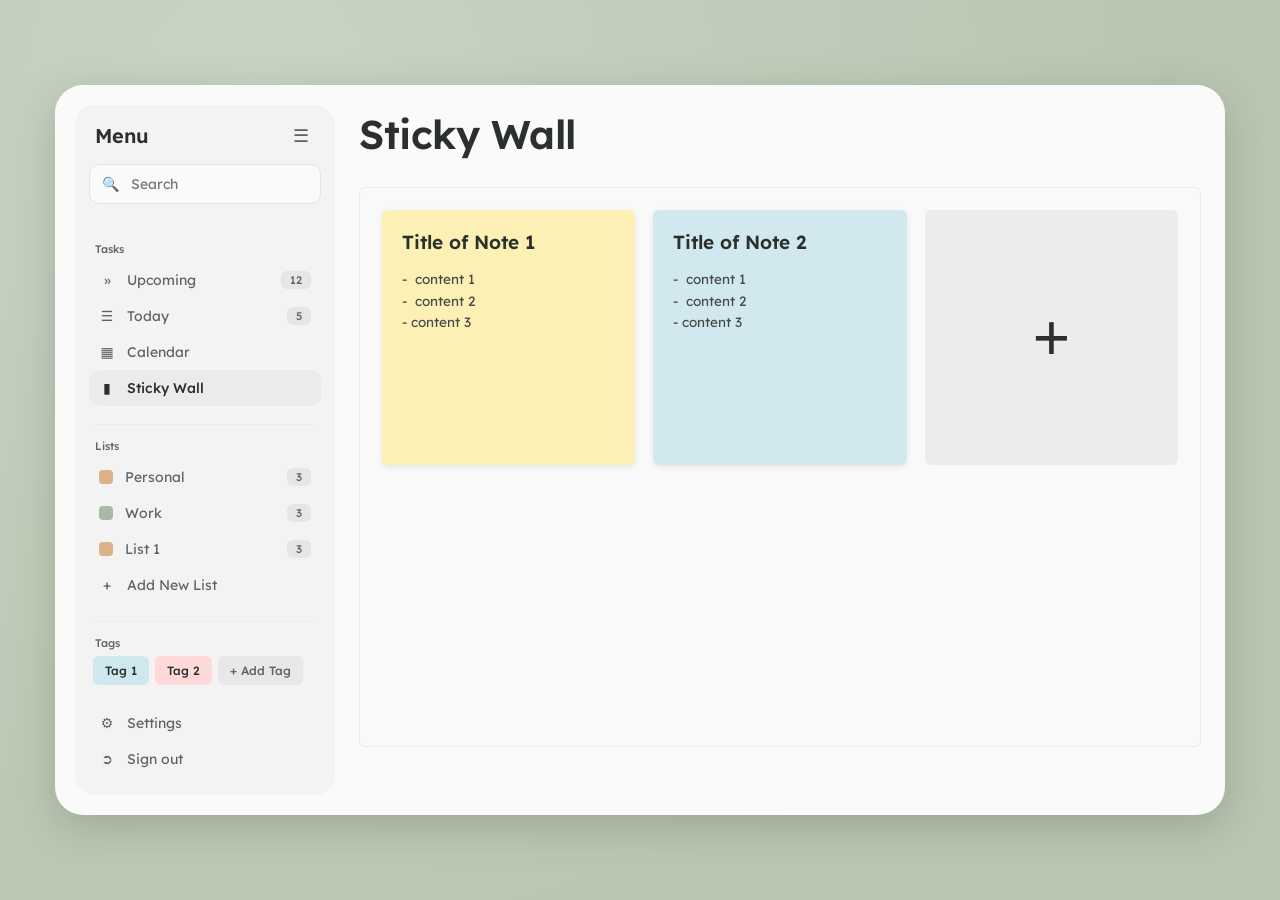
<file: index.html>
<!DOCTYPE html>
<html lang="en">
<head>
  <meta charset="UTF-8">
  <meta name="viewport" content="width=device-width, initial-scale=1">
  <title>Sticky Wall</title>
  <link rel="preconnect" href="https://fonts.googleapis.com">
  <link rel="preconnect" href="https://fonts.gstatic.com" crossorigin>
  <link href="https://fonts.googleapis.com/css2?family=Lexend:wght@300;400;500;600&display=swap" rel="stylesheet">
  <link rel="stylesheet" href="styles.css">
</head>
<body>
  <div class="app">
    <aside class="sidebar" id="sidebar">
      <div class="sidebar-head">
        <h2>Menu</h2>
        <button class="icon-btn" id="menuToggle" aria-label="Toggle menu">&#9776;</button>
      </div>

      <label class="search">
        <span aria-hidden="true">&#128269;</span>
        <input type="search" id="search" placeholder="Search">
      </label>

      <p class="group-title">Tasks</p>
      <nav class="nav">
        <a href="#"><span class="ico">&raquo;</span>Upcoming<b>12</b></a>
        <a href="#"><span class="ico">&#9776;</span>Today<b>5</b></a>
        <a href="#"><span class="ico">&#9638;</span>Calendar</a>
        <a href="#" class="active"><span class="ico">&#9646;</span>Sticky Wall</a>
      </nav>

      <p class="group-title">Lists</p>
      <nav class="nav">
        <a href="#"><i class="dot" style="background:#dbb287"></i>Personal<b>3</b></a>
        <a href="#"><i class="dot" style="background:#a9b9a3"></i>Work<b>3</b></a>
        <a href="#"><i class="dot" style="background:#dbb287"></i>List 1<b>3</b></a>
        <a href="#"><span class="ico">+</span>Add New List</a>
      </nav>

      <p class="group-title">Tags</p>
      <div class="tags">
        <span class="tag" style="background:#cfe8ee">Tag 1</span>
        <span class="tag" style="background:#ffd9d9">Tag 2</span>
        <span class="tag tag-add">+ Add Tag</span>
      </div>

      <div class="sidebar-foot">
        <a href="#"><span class="ico">&#9881;</span>Settings</a>
        <a href="#"><span class="ico">&#10162;</span>Sign out</a>
      </div>
    </aside>

    <main class="main">
      <h1>Sticky Wall</h1>
      <section class="wall" id="wall"></section>
    </main>
  </div>

  <script src="script.js"></script>
</body>
</html>
</file>
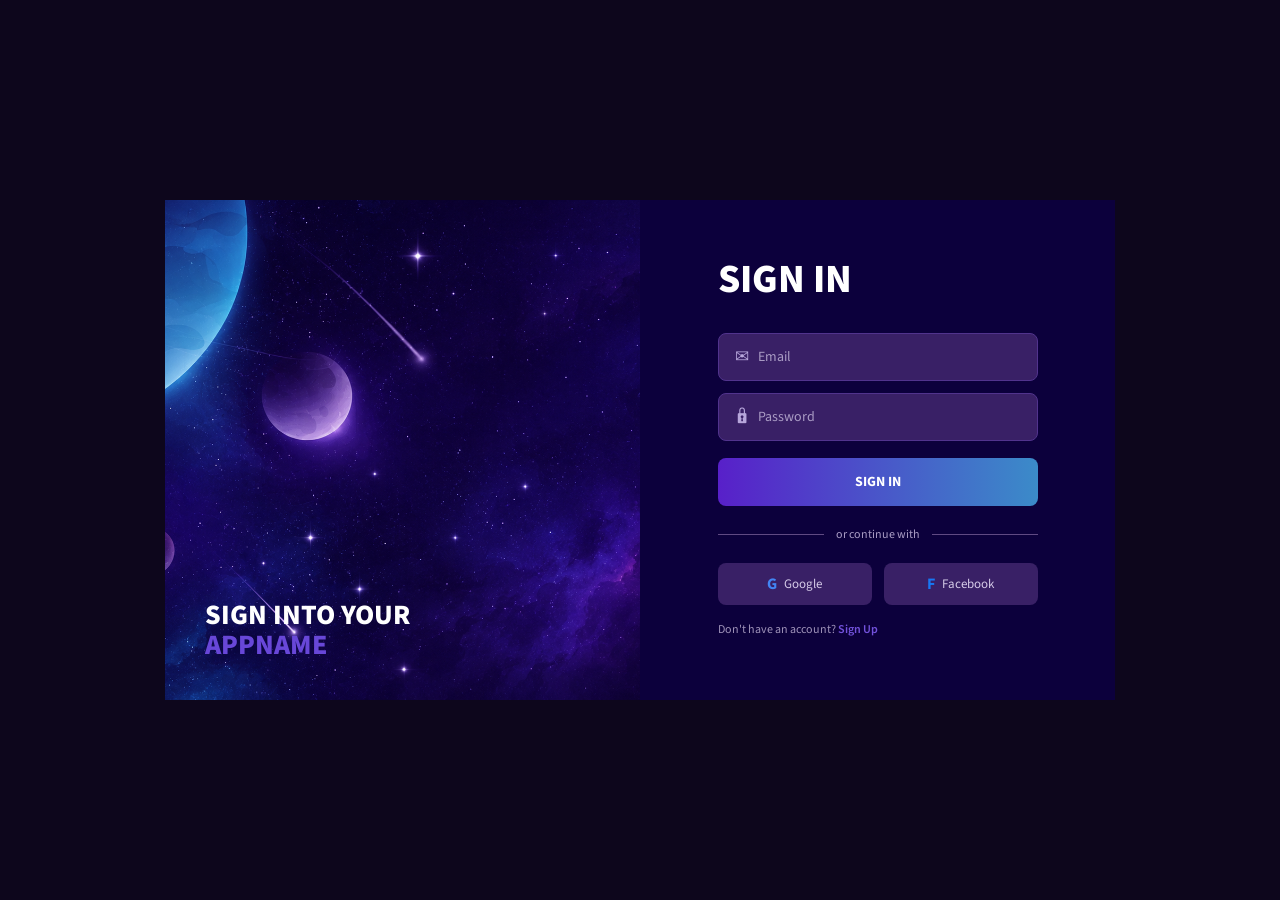
<file: login/signin.html>
<!DOCTYPE html>
<html lang="en">

<head>
    <meta charset="UTF-8">

    <meta name="viewport" content="width=device-width, initial-scale=1.0">

    <title>Sign In</title>

    <link rel="preconnect" href="https://fonts.googleapis.com">

    <link
        href="https://fonts.googleapis.com/css2?family=Source+Sans+3:wght@700;800&display=swap"
        rel="stylesheet"
    >

    <link rel="stylesheet" href="styles.css">
</head>


<body>

    <main class="signin_container" id="signinContainer">

        <!-- Left decorative section -->
        <section class="art" id="artSection" aria-hidden="true">

            <h2 class="site-name" id="siteName">
                sign into your<br>
                <span id="appName">appName</span>
            </h2>

        </section>


        <!-- Main sign-in form -->
        <section class="panel" id="panelSection">

            <form class="form" id="signinForm" action="#" method="post">

                <h1 id="formTitle">Sign In</h1>


                <!-- Email -->
                <label class="email-input" id="emailLabel">

                    <span class="email-icon" id="emailIcon">✉</span>

                    <input
                        type="email"
                        id="emailInput"
                        name="email"
                        placeholder="Email"
                        required
                    >

                </label>


                <!-- Password -->
                <label class="password-input" id="passwordLabel">

                    <span class="password-icon" id="passwordIcon">🔒</span>

                    <input
                        type="password"
                        id="passwordInput"
                        name="password"
                        placeholder="Password"
                        required
                    >

                </label>


                <!-- Sign In button -->
                <button
                    type="submit"
                    class="submit-btn"
                    id="submitBtn"
                >
                    Sign In
                </button>


                <!-- Separator -->
                <div class="separator" id="separator">
                    <span id="separatorText">or continue with</span>
                </div>


                <!-- Social buttons -->
                <div class="social-buttons" id="socialButtons">

                    <button
                        type="button"
                        class="social-btn google"
                        id="googleBtn"
                    >
                        <span class="social-icon" id="googleIcon">G</span>
                        <span class="social-text" id="googleText">Google</span>
                    </button>


                    <button
                        type="button"
                        class="social-btn facebook"
                        id="facebookBtn"
                    >
                        <span class="social-icon" id="facebookIcon">F</span>
                        <span class="social-text" id="facebookText">Facebook</span>
                    </button>

                </div>


                <!-- Sign up -->
                <p class="signup-link" id="signupLinkWrapper">
                    Don't have an account?
                    <a href="signup.html" id="signupLink">Sign Up</a>
                </p>

            </form>

        </section>

    </main>
 <script src="script.js"></script>
</body>

</html>
</file>
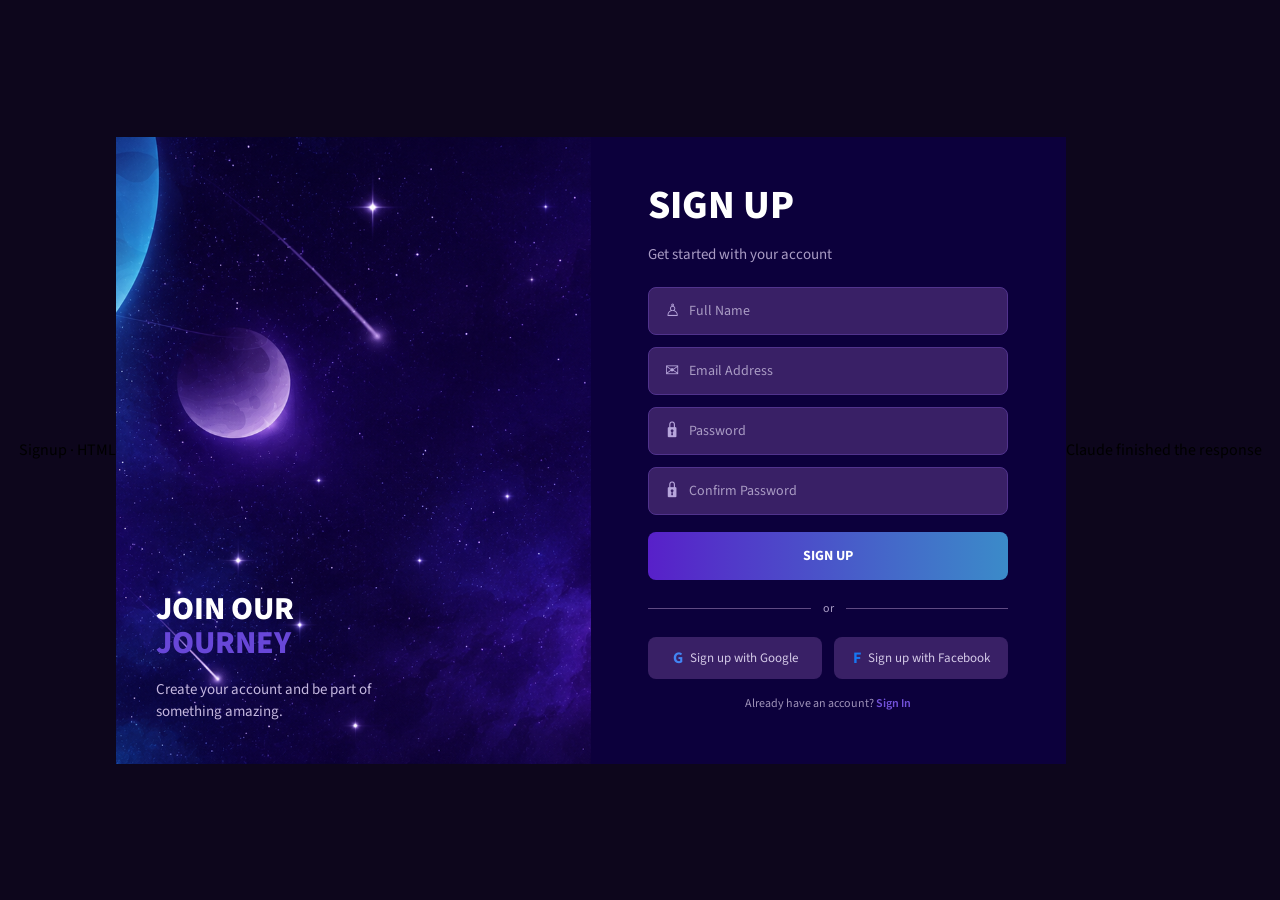
<file: login/signup.html>
Signup · HTML
<!DOCTYPE html>
<html lang="en">
 
<head>
    <meta charset="UTF-8">
    <meta name="viewport" content="width=device-width, initial-scale=1.0">
 
    <title>Sign Up</title>
 
    <link rel="preconnect" href="https://fonts.googleapis.com">
 
    <link href="https://fonts.googleapis.com/css2?family=Source+Sans+3:wght@400;600;700;800&display=swap"
        rel="stylesheet">
 
    <link rel="stylesheet" href="styles.css">
</head>
 
<body>
 
    <main class="signup_container" id="signupContainer">
 
        <!-- Left decorative section -->
        <section class="art" id="artSection" aria-hidden="true">
 
            <div class="signup-message" id="signupMessage">
                <h2 id="signupHeading">
                    JOIN OUR
                    <br>
                    <span id="signupHeadingAccent">JOURNEY</span>
                </h2>
 
                <p id="signupDescription">
                    Create your account and be part of
                    <br>
                    something amazing.
                </p>
            </div>
 
        </section>
 
 
        <!-- Right sign-up section -->
        <section class="panel" id="panelSection">
 
            <form class="form" id="signupForm" action="#" method="post">
 
                <h1 id="formTitle">Sign Up</h1>
 
                <p class="form-subtitle" id="formSubtitle">
                    Get started with your account
                </p>
 
 
                <!-- Full Name -->
                <label class="name-input" id="nameLabel">
 
                    <span class="name-icon" id="nameIcon">♙</span>
 
                    <input
                        type="text"
                        id="fullnameInput"
                        name="fullname"
                        placeholder="Full Name"
                        required>
 
                </label>
 
 
                <!-- Email -->
                <label class="email-input" id="emailLabel">
 
                    <span class="email-icon" id="emailIcon">✉</span>
 
                    <input
                        type="email"
                        id="emailInput"
                        name="email"
                        placeholder="Email Address"
                        required>
 
                </label>
 
 
                <!-- Password -->
                <label class="password-input" id="passwordLabel">
 
                    <span class="password-icon" id="passwordIcon">🔒</span>
 
                    <input
                        type="password"
                        id="passwordInput"
                        name="password"
                        placeholder="Password"
                        required>
 
                </label>
 
 
                <!-- Confirm Password -->
                <label class="confirm-password-input" id="confirmPasswordLabel">
 
                    <span class="password-icon" id="confirmPasswordIcon">🔒</span>
 
                    <input
                        type="password"
                        id="confirmPasswordInput"
                        name="confirm-password"
                        placeholder="Confirm Password"
                        required>
 
                </label>
 
 
                <!-- Sign Up Button -->
                <button
                    type="submit"
                    class="submit-btn"
                    id="submitBtn">
 
                    Sign Up
 
                </button>
 
 
                <!-- Separator -->
                <div class="separator" id="separator">
 
                    <span id="separatorText">or</span>
 
                </div>
 
 
                <!-- Social Sign Up -->
                <div class="social-buttons" id="socialButtons">
 
                    <button
                        type="button"
                        class="social-btn google"
                        id="googleBtn">
 
                        <span class="social-icon" id="googleIcon">G</span>
 
                        <span class="social-text" id="googleText">
                            Sign up with Google
                        </span>
 
                    </button>
 
 
                    <button
                        type="button"
                        class="social-btn facebook"
                        id="facebookBtn">
 
                        <span class="social-icon" id="facebookIcon">F</span>
 
                        <span class="social-text" id="facebookText">
                            Sign up with Facebook
                        </span>
 
                    </button>
 
                </div>
 
 
                <!-- Sign In Link -->
                <p class="signup-link" id="signinLinkWrapper">
 
                    Already have an account?
 
                    <a href="index.html" id="signinLink">
                        Sign In
                    </a>
 
                </p>
 
            </form>
 
        </section>
 
    </main>
 <script src="script.js"></script>
</body>
 
</html>
 
Claude finished the response
</file>
<file: styles.css>
:root {
  --bg: #b9c6b2;
  --panel: #fafafa;
  --ink: #2b2f2e;
  --muted: #5d6462;
  --line: #ececec;
  --active: #ebebeb;
  --yellow: #fdf0b4;
  --blue: #d0e8ee;
  --pink: #ffd9d9;
  --orange: #ffd3a6;
}

* { box-sizing: border-box; margin: 0; }

body {
  font-family: "Lexend", system-ui, sans-serif;
  color: var(--ink);
  background: radial-gradient(circle at 20% 10%, #c9d4c2, var(--bg) 70%);
  min-height: 100vh;
  display: grid;
  place-items: center;
  padding: 24px;
}

.app {
  width: min(1170px, 100%);
  min-height: 730px;
  background: var(--panel);
  border-radius: 28px;
  box-shadow: 0 12px 40px rgba(60, 80, 55, .25);
  display: grid;
  grid-template-columns: 260px 1fr;
  gap: 24px;
  padding: 20px;
}

/* Sidebar */
.sidebar {
  background: #f3f3f3;
  border-radius: 20px;
  padding: 18px 14px;
  display: flex;
  flex-direction: column;
  font-size: 14px;
}
.sidebar-head { display: flex; justify-content: space-between; align-items: center; padding: 0 6px; }
.sidebar-head h2 { font-size: 20px; font-weight: 600; }
.icon-btn { background: none; border: 0; font-size: 18px; color: var(--muted); cursor: pointer; }

.search {
  display: flex; align-items: center; gap: 10px;
  margin: 16px 0 6px; padding: 9px 12px;
  background: #fafafa; border: 1px solid #e4e4e4; border-radius: 10px;
  color: var(--muted);
}
.search input { border: 0; background: none; outline: none; font: inherit; width: 100%; color: var(--ink); }
.search:focus-within { border-color: #9aa996; }

.group-title {
  font-size: 11px; font-weight: 500; color: var(--muted);
  margin: 18px 6px 6px; padding-top: 14px; border-top: 1px solid var(--line);
}
.group-title:first-of-type { border-top: 0; }

.nav a, .sidebar-foot a {
  display: flex; align-items: center; gap: 12px;
  padding: 9px 10px; border-radius: 10px;
  color: var(--muted); text-decoration: none;
}
.nav a:hover, .sidebar-foot a:hover { background: #ebebeb; }
.nav a.active { background: var(--active); color: var(--ink); font-weight: 500; }
.nav b {
  margin-left: auto; font-size: 11px; font-weight: 500;
  background: #e6e6e6; padding: 2px 9px; border-radius: 6px; color: var(--muted);
}
.ico { width: 16px; text-align: center; }
.dot { width: 14px; height: 14px; border-radius: 4px; display: inline-block; }

.tags { display: flex; flex-wrap: wrap; gap: 6px; padding: 0 4px; }
.tag { font-size: 12px; font-weight: 500; padding: 7px 12px; border-radius: 6px; }
.tag-add { background: #e8e8e8; color: var(--muted); cursor: pointer; }

.sidebar-foot { margin-top: auto; }

/* Main */
.main { padding: 4px 4px 0 0; }
.main h1 { font-size: 40px; font-weight: 600; letter-spacing: -.5px; margin: 0 0 28px 0; }

.wall {
  display: grid;
  grid-template-columns: repeat(auto-fill, minmax(240px, 1fr));
  gap: 18px;
  padding: 22px;
  border: 1px solid var(--line);
  border-radius: 6px;
  background: #f9f9f9;
  min-height: 560px;
  align-content: start;
}

.note {
  min-height: 255px;
  border-radius: 6px;
  padding: 20px;
  box-shadow: 0 2px 6px rgba(0, 0, 0, .08);
  position: relative;
  cursor: text;
  transition: transform .15s ease, box-shadow .15s ease;
}
.note:focus-within { transform: translateY(-2px); box-shadow: 0 8px 18px rgba(0, 0, 0, .12); }
.note h3, .note p {
  outline: none;
  white-space: pre-wrap;
}
.note h3 { font-size: 19px; font-weight: 600; margin-bottom: 14px; }
.note p { font-size: 13.5px; line-height: 1.6; color: #454b49; font-weight: 400; }

.note .del {
  position: absolute; top: 10px; right: 10px;
  width: 26px; height: 26px; border: 0; border-radius: 50%;
  background: rgba(255, 255, 255, .6); color: var(--muted);
  cursor: pointer; opacity: 0; transition: opacity .15s;
}
.note:hover .del, .note .del:focus-visible { opacity: 1; }

.add-note {
  min-height: 255px; border: 0; border-radius: 6px;
  background: #ececec; color: var(--ink);
  font-size: 64px; font-weight: 200; cursor: pointer;
  transition: background .15s;
}
.add-note:hover { background: #e3e3e3; }

:focus-visible { outline: 2px solid #6f8468; outline-offset: 2px; }

@media (max-width: 820px) {
  .app { grid-template-columns: 1fr; }
  .sidebar { display: none; }
  .sidebar.open { display: flex; }
  .main h1 { font-size: 32px; }
}
@media (prefers-reduced-motion: reduce) { * { transition: none !important; } }
</file>
<file: login/styles.css>
* {
    box-sizing: border-box;
    margin: 0;
    padding: 0;
}

body {
    min-height: 100vh;

    background-color: #0d061c;

    font-family: "Source Sans 3", sans-serif;

    display: flex;
    justify-content: center;
    align-items: center;
}

.signin_container,
.signup_container {
    width: 950px;

    display: flex;

    background-color: #0c003c;

    overflow: hidden;
}


/* Sign In */

.signin_container {
    min-height: 500px;
}


/* Sign Up */

.signup_container {
    min-height: 600px;
}


/* LEFT DECORATIVE SECTION */

.art {
    width: 50%;

    position: relative;

    background-image: url("space-bg.png");

    background-size: cover;
    background-position: center;

    display: flex;
    align-items: flex-end;

    padding: 40px;
}


/* Sign In left section */

.signin_container .art {
    min-height: 500px;
}


/* Sign Up left section */

.signup_container .art {
    min-height: 600px;
}


/* SIGN IN SITE NAME */

.site-name {
    color: white;

    font-size: 28px;
    font-weight: 800;

    line-height: 1.05;

    text-transform: uppercase;
}


/* appName */

.site-name span {
    color: #6847d8;
}


/* SIGN UP LEFT MESSAGE */

.signup-message {
    color: white;
}


/* JOIN OUR JOURNEY */

.signup-message h2 {
    font-size: 32px;
    font-weight: 800;

    line-height: 1.05;

    text-transform: uppercase;
}


/* JOURNEY */

.signup-message h2 span {
    color: #6847d8;
}


/* Description */

.signup-message p {
    margin-top: 18px;

    color: #c4b7df;

    font-size: 15px;

    line-height: 1.5;
}


/* RIGHT PANEL Works for both pages */

.panel {
    width: 50%;

    background-color: #0c003c;

    display: flex;
    justify-content: center;
    align-items: center;

    padding: 40px;
}


/* FORM */

.form {
    width: 100%;

    max-width: 320px;
}


/* Sign Up needs slightly wider form */

.signup_container .form {
    max-width: 360px;
}


/* MAIN HEADING */

.form h1 {
    color: white;

    font-size: 40px;
    font-weight: 800;

    text-transform: uppercase;

    margin-bottom: 25px;
}


/* Sign Up subtitle creates extra space */

.form-subtitle {
    color: #a99bc4;

    font-size: 15px;

    margin-top: -15px;
    margin-bottom: 22px;
}


/* INPUT BOXES Works for all input types*/

.email-input,
.password-input,
.name-input,
.confirm-password-input {
    width: 100%;

    height: 48px;

    display: flex;
    align-items: center;

    background-color: #392066;

    border: 1px solid #51338d;

    border-radius: 8px;

    padding: 0 12px;

    margin-bottom: 12px;

    transition: 0.2s;
}


/* Input focus */

.email-input:focus-within,
.password-input:focus-within,
.name-input:focus-within,
.confirm-password-input:focus-within {
    border-color: #7955e8;

    box-shadow: 0 0 8px rgba(105, 70, 220, 0.3);
}


/* INPUT ICONS */

.email-icon,
.password-icon,
.name-icon {
    width: 25px;

    display: flex;
    justify-content: center;
    align-items: center;

    margin-right: 5px;

    color: #b7a6db;

    font-size: 17px;
}


/*INPUT FIELDS */

.email-input input,
.password-input input,
.name-input input,
.confirm-password-input input {
    width: 100%;

    border: none;
    outline: none;

    background: transparent;

    color: white;

    font-family: inherit;

    font-size: 14px;
}


/* Placeholder */

.email-input input::placeholder,
.password-input input::placeholder,
.name-input input::placeholder,
.confirm-password-input input::placeholder {
    color: #a99bc4;
}


/* SIGN IN / SIGN UP BUTTON */

.submit-btn {
    width: 100%;

    height: 48px;

    border: none;

    border-radius: 8px;

    margin-top: 5px;

    background: linear-gradient(
        90deg,
        #5820c9,
        #3b8bc9
    );

    color: white;

    font-family: inherit;

    font-size: 14px;

    font-weight: 700;

    text-transform: uppercase;

    cursor: pointer;

    transition: 0.2s;
}


/* Button hover */

.submit-btn:hover {
    opacity: 0.9;

    transform: translateY(-1px);
}


/* SEPARATOR */

.separator {
    display: flex;

    align-items: center;

    margin: 20px 0;

    color: #a99bc4;

    font-size: 12px;
}


/* Left and right lines */

.separator::before,
.separator::after {
    content: "";

    height: 1px;

    background-color: #604a83;

    flex: 1;
}


/* Separator text */

.separator span {
    padding: 0 12px;

    white-space: nowrap;
}


/* ========================================
   SOCIAL BUTTONS
======================================== */

.social-buttons {
    display: flex;

    gap: 12px;
}


/* Google and Facebook */

.social-btn {
    flex: 1;

    height: 42px;

    border: none;

    border-radius: 8px;

    background-color: #392066;

    color: #d4c9e7;

    font-family: inherit;

    cursor: pointer;

    display: flex;

    align-items: center;

    justify-content: center;

    gap: 7px;

    transition: 0.2s;
}


/* Hover */

.social-btn:hover {
    background-color: #47277c;
}


/* Social icons */

.social-icon {
    font-size: 16px;

    font-weight: 700;
}


/* Google */

.google .social-icon {
    color: #4285f4;
}


/* Facebook */

.facebook .social-icon {
    color: #1877f2;
}


/* Social text */

.social-text {
    font-size: 13px;
}


/* SIGN UP / SIGN IN LINK */

.signup-link {
    color: #9e91b8;

    font-size: 12px;

    margin-top: 16px;

    text-align: left;
}


/* Sign In link on Sign Up page */

.signup_container .signup-link {
    text-align: center;
}


/* Link */

.signup-link a {
    color: #7352dc;

    text-decoration: none;

    font-weight: 600;
}


/* Link hover */

.signup-link a:hover {
    text-decoration: underline;
}


/* RESPONSIVE DESIGN */

@media (max-width: 750px) {

    .signin_container,
    .signup_container {
        width: 95%;

        flex-direction: column;
    }


    .art {
        width: 100%;

        padding: 30px;
    }


    .signin_container .art {
        min-height: 250px;
    }


    .signup_container .art {
        min-height: 280px;
    }


    .panel {
        width: 100%;

        padding: 35px 25px;
    }
}


/* SMALL SCREEN */

@media (max-width: 500px) {

    .signin_container,
    .signup_container {
        width: 100%;

        border-radius: 0;
    }


    .social-buttons {
        flex-direction: column;
    }


    .signin_container .art {
        min-height: 220px;
    }


    .signup_container .art {
        min-height: 240px;
    }


    .form h1 {
        font-size: 34px;
    }
}
</file>
